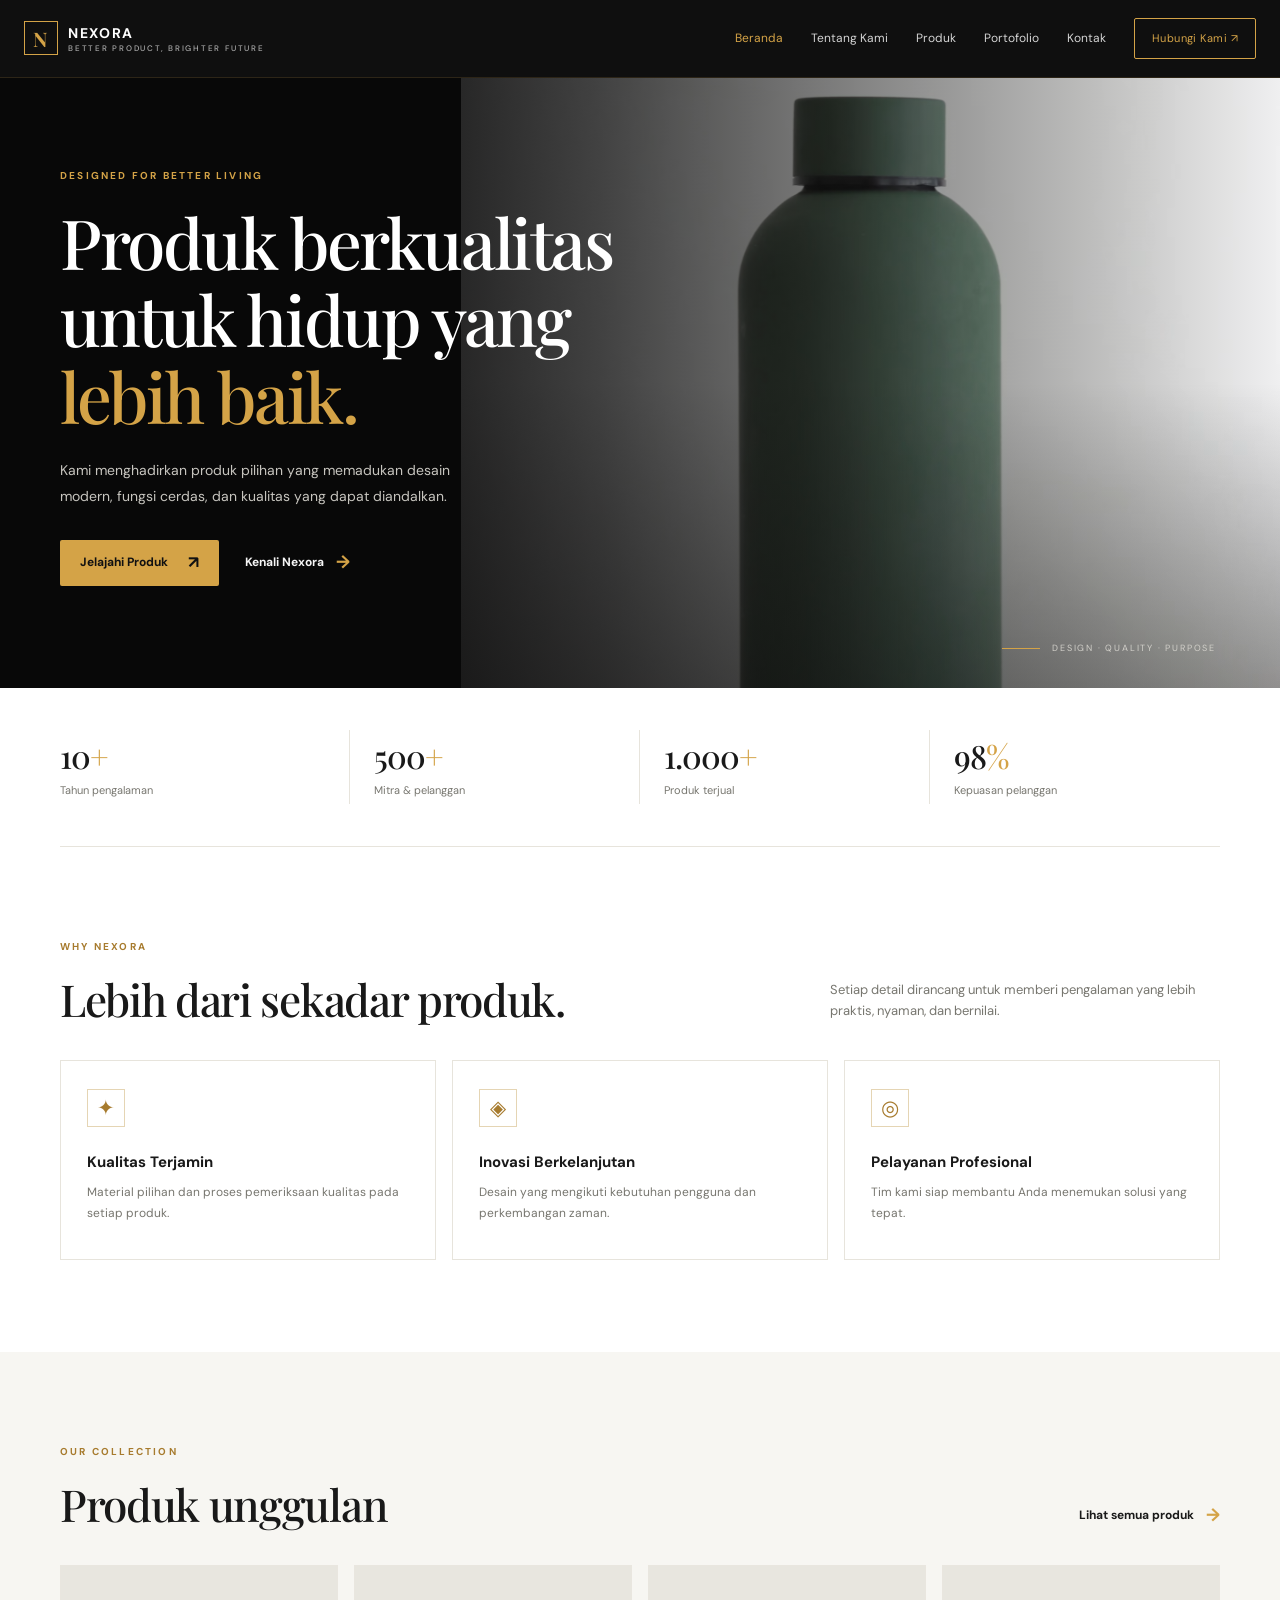
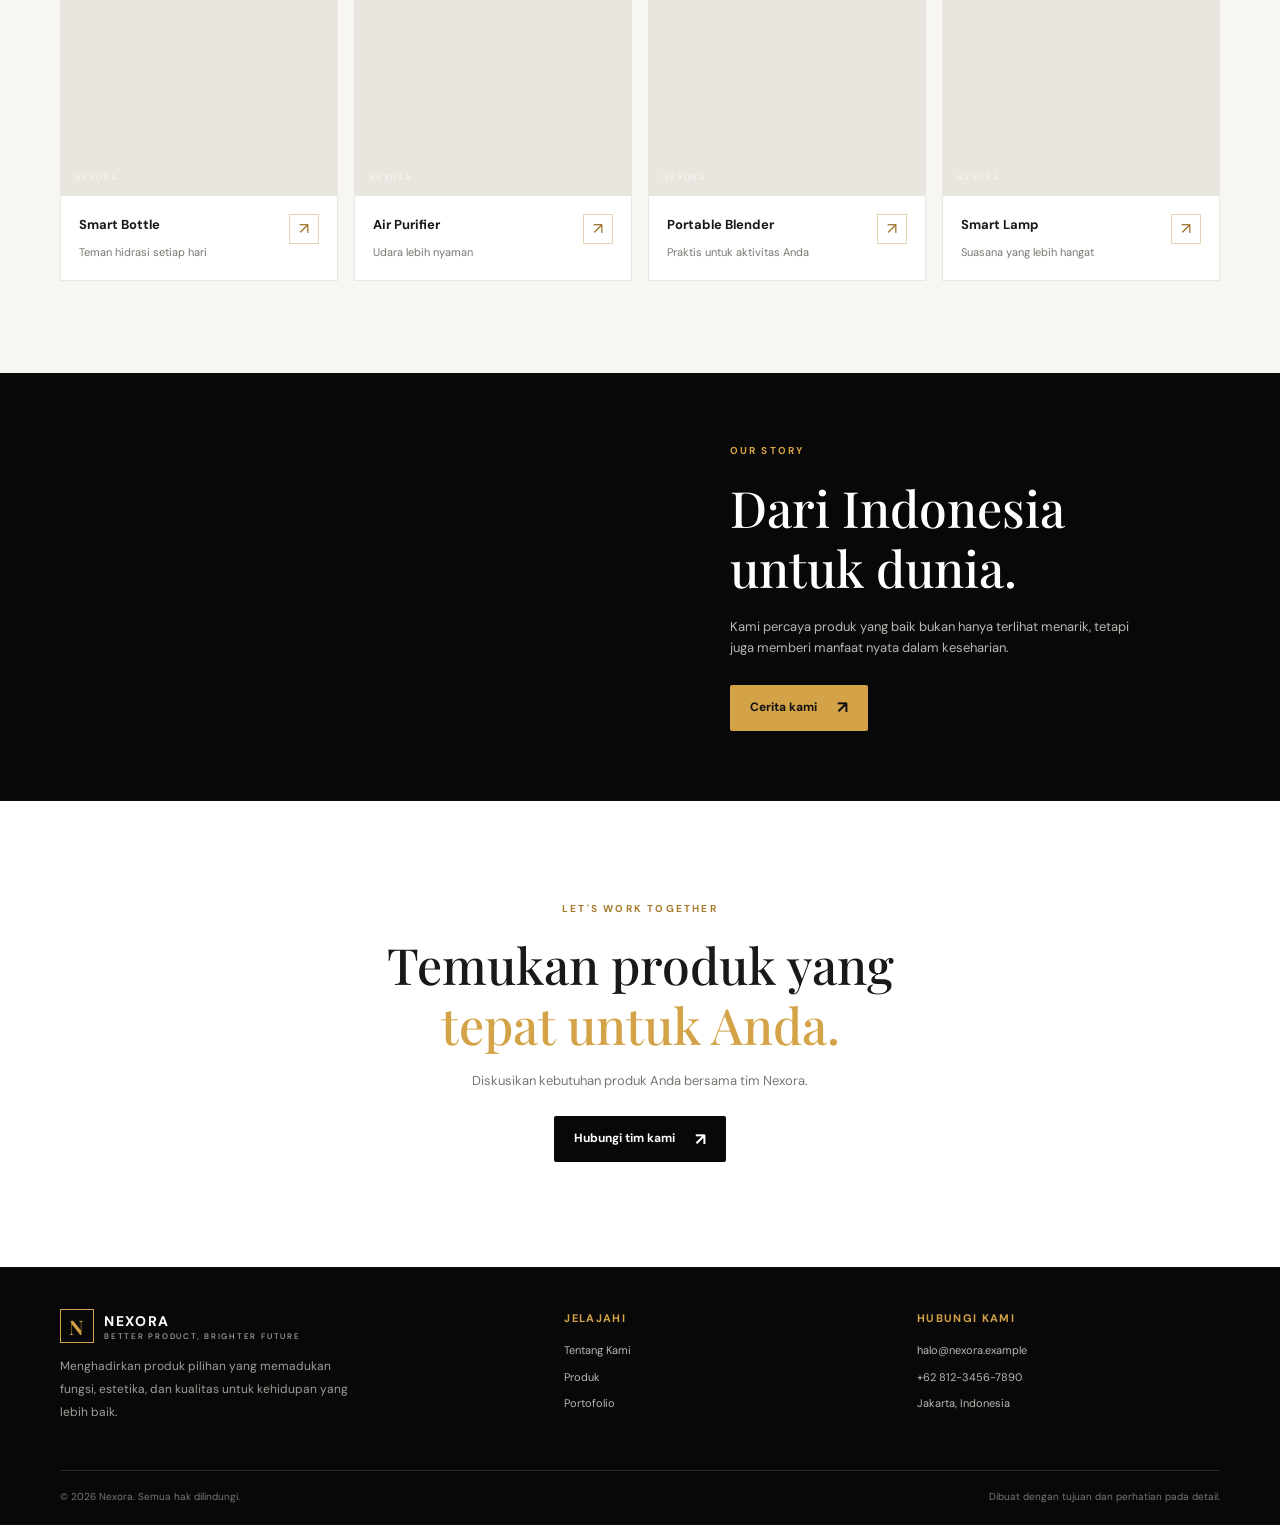
<file: index.html>
<!DOCTYPE html>
<html lang="id">
<head>
  <meta charset="UTF-8">
  <meta name="viewport" content="width=device-width, initial-scale=1.0">
  <meta name="description" content="Nexora menghadirkan produk pilihan dengan desain modern dan kualitas terpercaya.">
  <title>Nexora — Better Product, Brighter Future</title>
  <link rel="preconnect" href="https://fonts.googleapis.com">
  <link rel="preconnect" href="https://fonts.gstatic.com" crossorigin>
  <link href="https://fonts.googleapis.com/css2?family=DM+Sans:wght@400;500;600;700&family=Playfair+Display:wght@500;600;700&display=swap" rel="stylesheet">
  <link rel="stylesheet" href="assets/css/style.css">
  <script src="assets/js/main.js" defer></script>
</head>
<body>
  <div id="site-header"></div>
  <main>
    <section class="hero">
      <div class="hero-content">
        <p class="eyebrow">DESIGNED FOR BETTER LIVING</p>
        <h1>Produk berkualitas<br>untuk hidup yang<br><span>lebih baik.</span></h1>
        <p class="hero-copy">Kami menghadirkan produk pilihan yang memadukan desain modern, fungsi cerdas, dan kualitas yang dapat diandalkan.</p>
        <div class="button-row">
          <a class="btn btn-gold" href="produk.html">Jelajahi Produk <span>↗</span></a>
          <a class="text-link light-link" href="tentang.html">Kenali Nexora <span>→</span></a>
        </div>
      </div>
      <div class="hero-image" role="img" aria-label="Produk premium di atas meja dengan pencahayaan hangat"></div>
      <div class="hero-shade"></div>
      <div class="hero-caption"><span class="caption-line"></span><span>DESIGN · QUALITY · PURPOSE</span></div>
    </section>

    <section class="stats container">
      <div class="stat"><strong>10<span>+</span></strong><p>Tahun pengalaman</p></div>
      <div class="stat"><strong>500<span>+</span></strong><p>Mitra & pelanggan</p></div>
      <div class="stat"><strong>1.000<span>+</span></strong><p>Produk terjual</p></div>
      <div class="stat"><strong>98<span>%</span></strong><p>Kepuasan pelanggan</p></div>
    </section>

    <section class="section container">
      <div class="section-heading">
        <div><p class="eyebrow dark-eyebrow">WHY NEXORA</p><h2>Lebih dari sekadar produk.</h2></div>
        <p class="section-intro">Setiap detail dirancang untuk memberi pengalaman yang lebih praktis, nyaman, dan bernilai.</p>
      </div>
      <div class="feature-grid">
        <article class="feature-card"><span class="feature-icon">✦</span><h3>Kualitas Terjamin</h3><p>Material pilihan dan proses pemeriksaan kualitas pada setiap produk.</p></article>
        <article class="feature-card"><span class="feature-icon">◈</span><h3>Inovasi Berkelanjutan</h3><p>Desain yang mengikuti kebutuhan pengguna dan perkembangan zaman.</p></article>
        <article class="feature-card"><span class="feature-icon">◎</span><h3>Pelayanan Profesional</h3><p>Tim kami siap membantu Anda menemukan solusi yang tepat.</p></article>
      </div>
    </section>

    <section class="section product-section">
      <div class="container">
        <div class="section-heading">
          <div><p class="eyebrow dark-eyebrow">OUR COLLECTION</p><h2>Produk unggulan</h2></div>
          <a class="text-link" href="produk.html">Lihat semua produk <span>→</span></a>
        </div>
        <div class="product-grid">
          <article class="product-card"><a href="produk.html" class="product-photo photo-bottle" aria-label="Lihat Smart Bottle"></a><div class="product-info"><div><h3>Smart Bottle</h3><p>Teman hidrasi setiap hari</p></div><span class="product-arrow">↗</span></div></article>
          <article class="product-card"><a href="produk.html" class="product-photo photo-purifier" aria-label="Lihat Air Purifier"></a><div class="product-info"><div><h3>Air Purifier</h3><p>Udara lebih nyaman</p></div><span class="product-arrow">↗</span></div></article>
          <article class="product-card"><a href="produk.html" class="product-photo photo-blender" aria-label="Lihat Portable Blender"></a><div class="product-info"><div><h3>Portable Blender</h3><p>Praktis untuk aktivitas Anda</p></div><span class="product-arrow">↗</span></div></article>
          <article class="product-card"><a href="produk.html" class="product-photo photo-lamp" aria-label="Lihat Smart Lamp"></a><div class="product-info"><div><h3>Smart Lamp</h3><p>Suasana yang lebih hangat</p></div><span class="product-arrow">↗</span></div></article>
        </div>
      </div>
    </section>

    <section class="story-band">
      <div class="story-image"></div><div class="story-content"><p class="eyebrow">OUR STORY</p><h2>Dari Indonesia<br>untuk dunia.</h2><p>Kami percaya produk yang baik bukan hanya terlihat menarik, tetapi juga memberi manfaat nyata dalam keseharian.</p><a class="btn btn-gold" href="tentang.html">Cerita kami <span>↗</span></a></div>
    </section>

    <section class="cta-section container"><p class="eyebrow dark-eyebrow">LET'S WORK TOGETHER</p><h2>Temukan produk yang<br><span>tepat untuk Anda.</span></h2><p>Diskusikan kebutuhan produk Anda bersama tim Nexora.</p><a class="btn btn-dark" href="kontak.html">Hubungi tim kami <span>↗</span></a></section>
  </main>
  <div id="site-footer"></div>
</body>
</html>
</file>
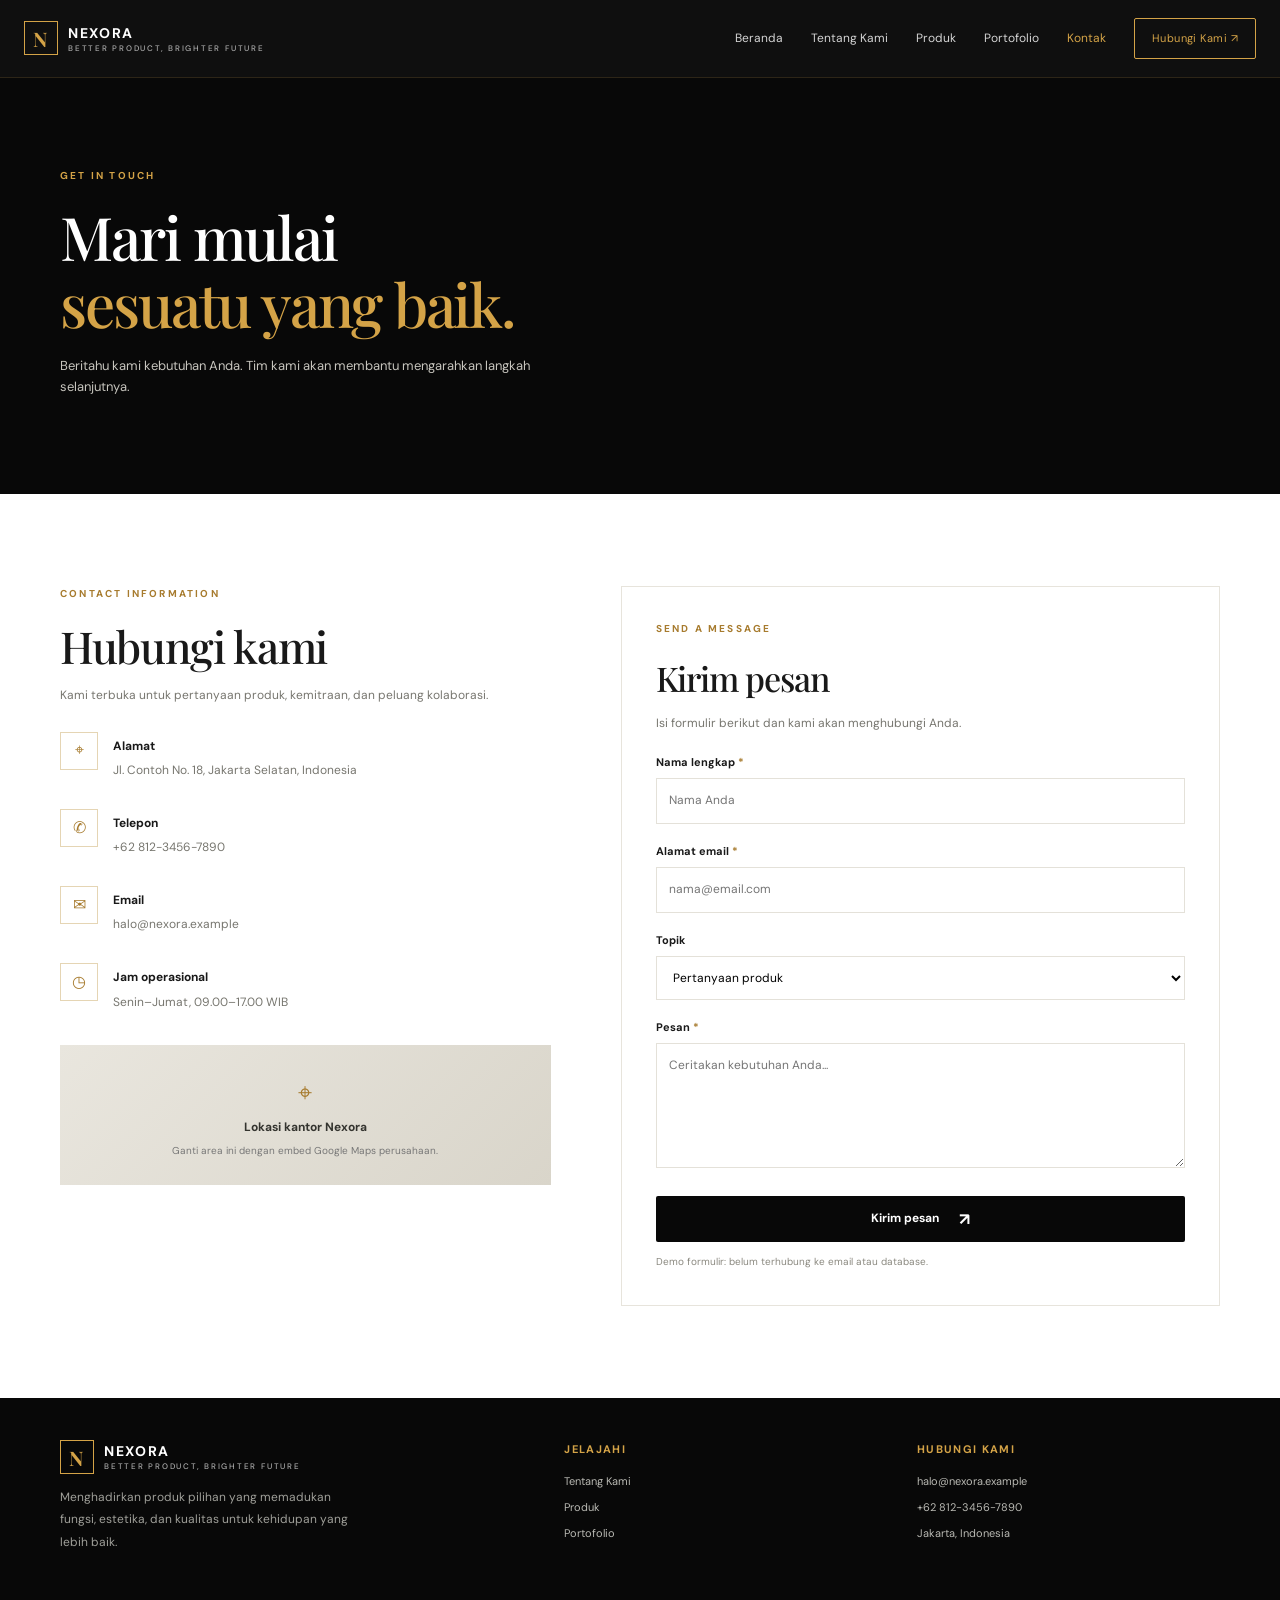
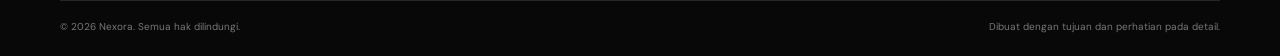
<file: kontak.html>
<!doctype html>
<html lang="id">
  <head>
    <meta charset="UTF-8" />
    <meta name="viewport" content="width=device-width, initial-scale=1.0" />
    <meta name="description" content="Hubungi tim Nexora untuk pertanyaan dan kerja sama." />
    <title>Kontak — Nexora</title>
    <link rel="preconnect" href="https://fonts.googleapis.com" />
    <link rel="preconnect" href="https://fonts.gstatic.com" crossorigin />
    <link
      href="https://fonts.googleapis.com/css2?family=DM+Sans:wght@400;500;600;700&family=Playfair+Display:wght@500;600;700&display=swap"
      rel="stylesheet"
    />
    <link rel="stylesheet" href="assets/css/style.css" />
    <script src="assets/js/main.js" defer></script>
  </head>
  <body>
    <div id="site-header"></div>
    <main>
      <section class="page-hero contact-hero">
        <div class="container">
          <p class="eyebrow">GET IN TOUCH</p>
          <h1>Mari mulai<br /><span>sesuatu yang baik.</span></h1>
          <p>Beritahu kami kebutuhan Anda. Tim kami akan membantu mengarahkan langkah selanjutnya.</p>
        </div>
      </section>
      <section class="section container contact-layout">
        <div class="contact-details">
          <p class="eyebrow dark-eyebrow">CONTACT INFORMATION</p>
          <h2>Hubungi kami</h2>
          <p class="muted">Kami terbuka untuk pertanyaan produk, kemitraan, dan peluang kolaborasi.</p>
          <div class="contact-item">
            <span class="contact-symbol">⌖</span>
            <div>
              <b>Alamat</b>
              <p>Jl. Contoh No. 18, Jakarta Selatan, Indonesia</p>
            </div>
          </div>
          <div class="contact-item">
            <span class="contact-symbol">✆</span>
            <div>
              <b>Telepon</b>
              <p>+62 812-3456-7890</p>
            </div>
          </div>
          <div class="contact-item">
            <span class="contact-symbol">✉</span>
            <div>
              <b>Email</b>
              <p>halo@nexora.example</p>
            </div>
          </div>
          <div class="contact-item">
            <span class="contact-symbol">◷</span>
            <div>
              <b>Jam operasional</b>
              <p>Senin–Jumat, 09.00–17.00 WIB</p>
            </div>
          </div>
          <div class="map-placeholder">
            <span>⌖</span><b>Lokasi kantor Nexora</b><small>Ganti area ini dengan embed Google Maps perusahaan.</small>
          </div>
        </div>
        <form class="contact-form" id="contact-form">
          <p class="eyebrow dark-eyebrow">SEND A MESSAGE</p>
          <h2>Kirim pesan</h2>
          <p class="muted">Isi formulir berikut dan kami akan menghubungi Anda.</p>
          <label for="name">Nama lengkap <span>*</span></label
          ><input id="name" name="name" required placeholder="Nama Anda" /><label for="email"
            >Alamat email <span>*</span></label
          ><input id="email" name="email" type="email" required placeholder="nama@email.com" /><label for="subject"
            >Topik</label
          ><select id="subject" name="subject">
            <option>Pertanyaan produk</option>
            <option>Kerja sama bisnis</option>
            <option>Layanan pelanggan</option>
            <option>Lainnya</option></select
          ><label for="message">Pesan <span>*</span></label
          ><textarea id="message" name="message" rows="5" required placeholder="Ceritakan kebutuhan Anda..."></textarea
          ><button class="btn btn-dark form-submit" type="submit">Kirim pesan <span>↗</span></button>
          <p class="form-note" id="form-note" role="status">Demo formulir: belum terhubung ke email atau database.</p>
        </form>
      </section>
    </main>
    <div id="site-footer"></div>
  </body>
</html>
</file>
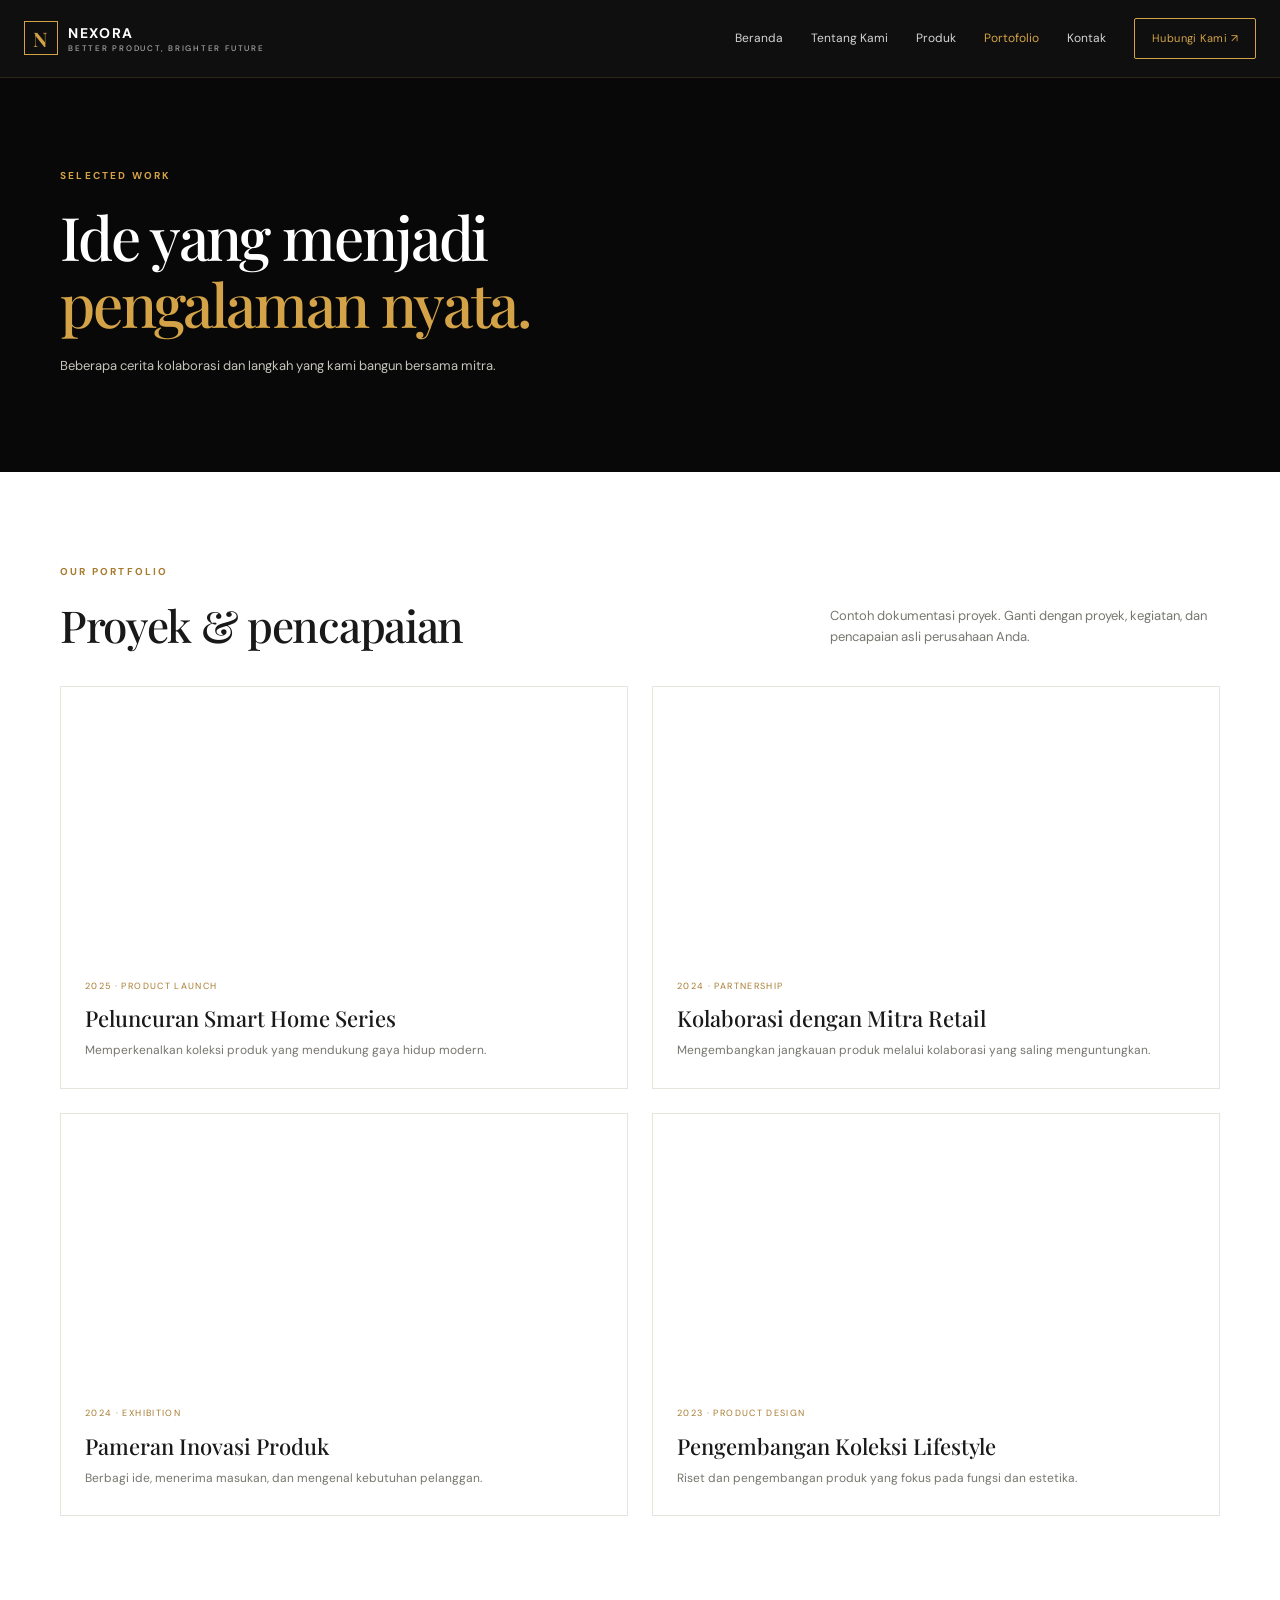
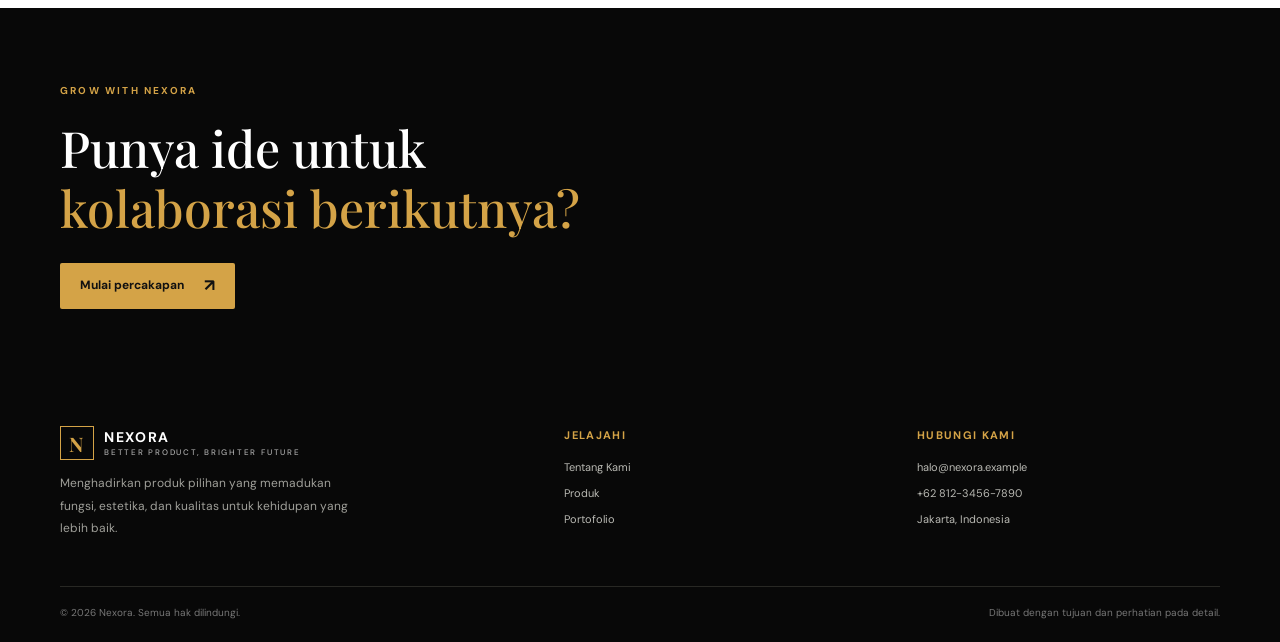
<file: portofolio.html>
<!doctype html>
<html lang="id">
  <head>
    <meta charset="UTF-8" />
    <meta name="viewport" content="width=device-width, initial-scale=1.0" />
    <meta name="description" content="Portofolio, kolaborasi, dan pencapaian Nexora." />
    <title>Portofolio — Nexora</title>
    <link rel="preconnect" href="https://fonts.googleapis.com" />
    <link rel="preconnect" href="https://fonts.gstatic.com" crossorigin />
    <link
      href="https://fonts.googleapis.com/css2?family=DM+Sans:wght@400;500;600;700&family=Playfair+Display:wght@500;600;700&display=swap"
      rel="stylesheet"
    />
    <link rel="stylesheet" href="assets/css/style.css" />
    <script src="assets/js/main.js" defer></script>
  </head>
  <body>
    <div id="site-header"></div>
    <main>
      <section class="page-hero portfolio-hero">
        <div class="container">
          <p class="eyebrow">SELECTED WORK</p>
          <h1>Ide yang menjadi<br /><span>pengalaman nyata.</span></h1>
          <p>Beberapa cerita kolaborasi dan langkah yang kami bangun bersama mitra.</p>
        </div>
      </section>
      <section class="section container">
        <div class="section-heading">
          <div>
            <p class="eyebrow dark-eyebrow">OUR PORTFOLIO</p>
            <h2>Proyek & pencapaian</h2>
          </div>
          <p class="section-intro">
            Contoh dokumentasi proyek. Ganti dengan proyek, kegiatan, dan pencapaian asli perusahaan Anda.
          </p>
        </div>
        <div class="portfolio-grid">
          <article class="portfolio-card">
            <div class="portfolio-image portfolio-one"></div>
            <div class="portfolio-meta">
              <span>2025 · PRODUCT LAUNCH</span>
              <h3>Peluncuran Smart Home Series</h3>
              <p>Memperkenalkan koleksi produk yang mendukung gaya hidup modern.</p>
            </div>
          </article>
          <article class="portfolio-card">
            <div class="portfolio-image portfolio-two"></div>
            <div class="portfolio-meta">
              <span>2024 · PARTNERSHIP</span>
              <h3>Kolaborasi dengan Mitra Retail</h3>
              <p>Mengembangkan jangkauan produk melalui kolaborasi yang saling menguntungkan.</p>
            </div>
          </article>
          <article class="portfolio-card">
            <div class="portfolio-image portfolio-three"></div>
            <div class="portfolio-meta">
              <span>2024 · EXHIBITION</span>
              <h3>Pameran Inovasi Produk</h3>
              <p>Berbagi ide, menerima masukan, dan mengenal kebutuhan pelanggan.</p>
            </div>
          </article>
          <article class="portfolio-card">
            <div class="portfolio-image portfolio-four"></div>
            <div class="portfolio-meta">
              <span>2023 · PRODUCT DESIGN</span>
              <h3>Pengembangan Koleksi Lifestyle</h3>
              <p>Riset dan pengembangan produk yang fokus pada fungsi dan estetika.</p>
            </div>
          </article>
        </div>
      </section>
      <section class="dark-cta">
        <div class="container">
          <p class="eyebrow">GROW WITH NEXORA</p>
          <h2>Punya ide untuk<br /><span>kolaborasi berikutnya?</span></h2>
          <a class="btn btn-gold" href="kontak.html">Mulai percakapan <span>↗</span></a>
        </div>
      </section>
    </main>
    <div id="site-footer"></div>
  </body>
</html>
</file>
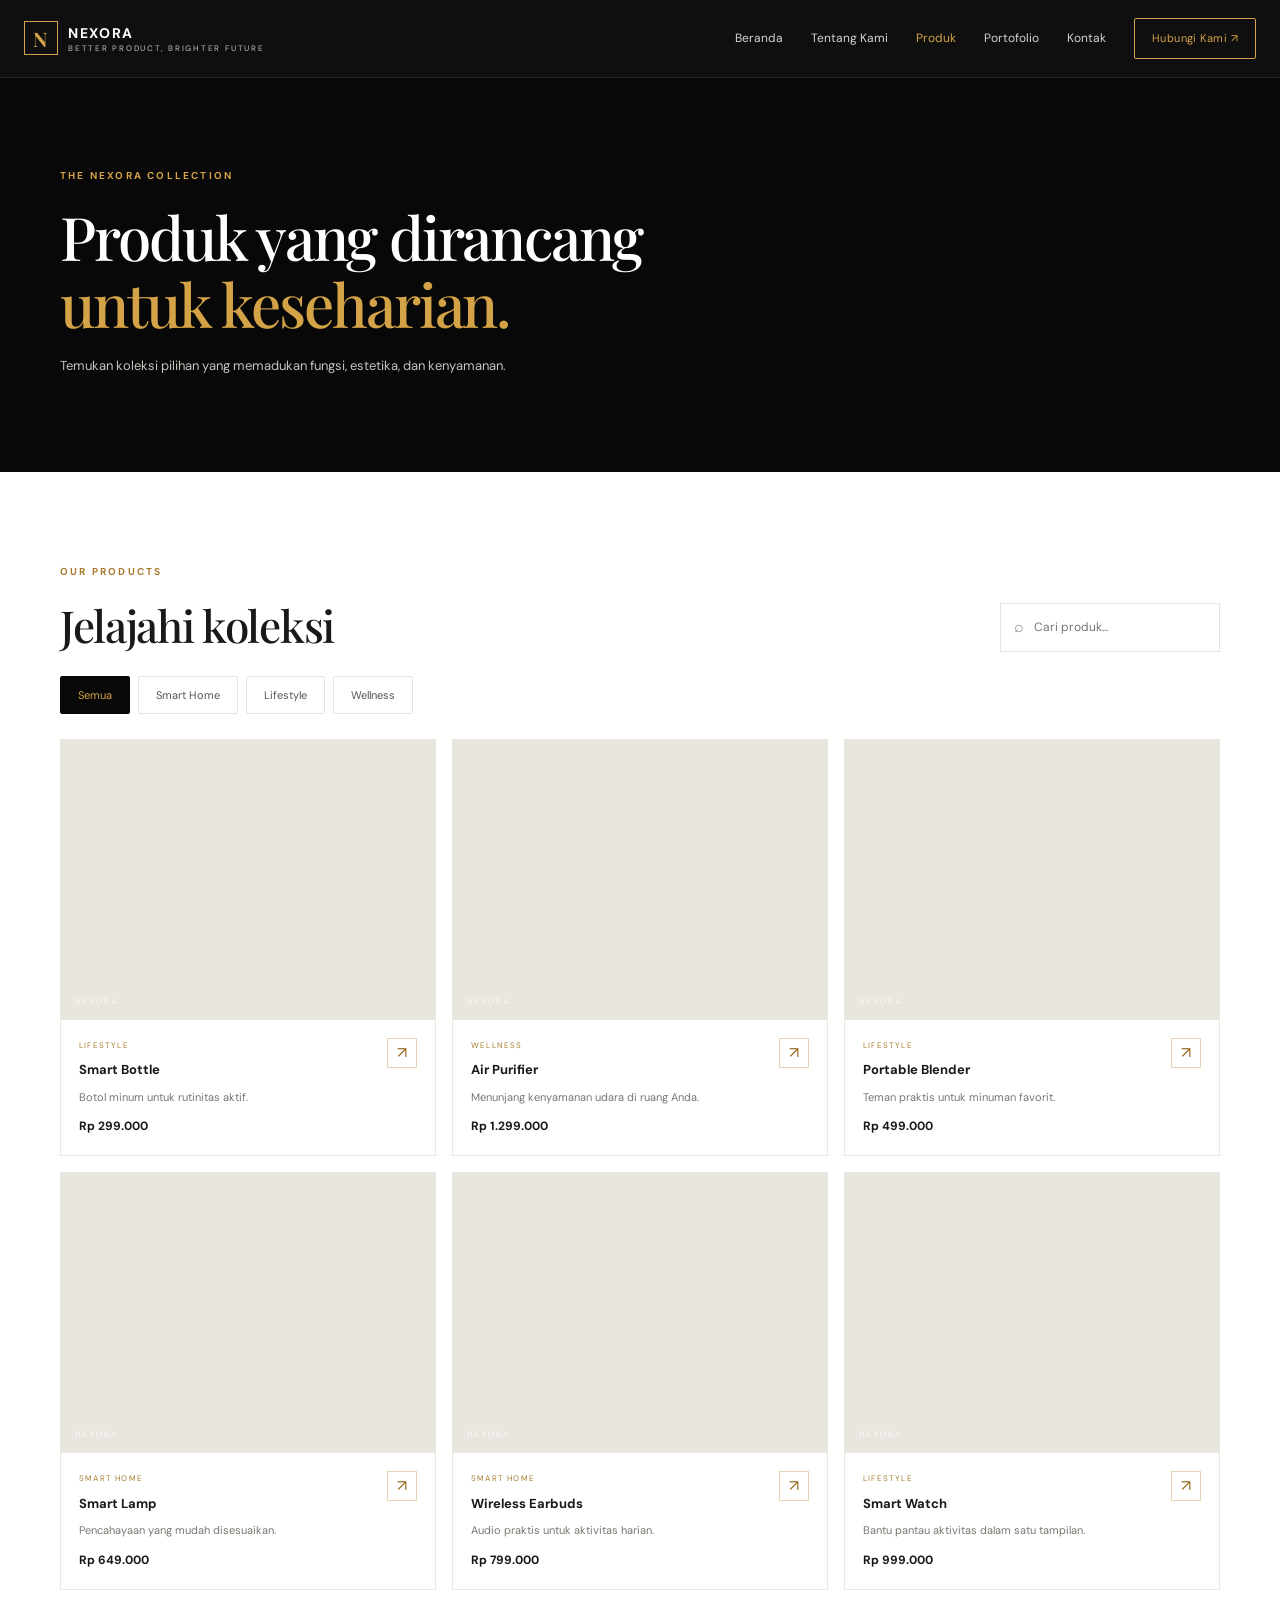
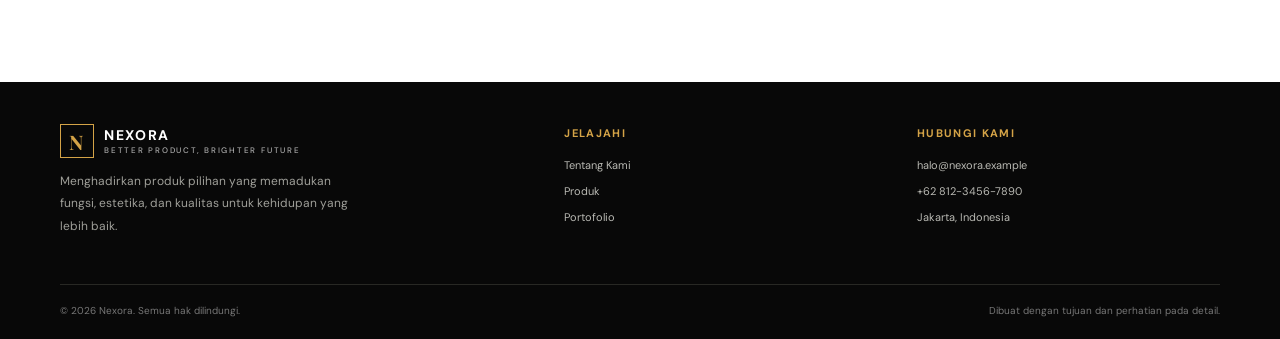
<file: produk.html>
<!doctype html>
<html lang="id">
  <head>
    <meta charset="UTF-8" />
    <meta name="viewport" content="width=device-width, initial-scale=1.0" />
    <meta name="description" content="Jelajahi koleksi produk Nexora." />
    <title>Produk — Nexora</title>
    <link rel="preconnect" href="https://fonts.googleapis.com" />
    <link rel="preconnect" href="https://fonts.gstatic.com" crossorigin />
    <link
      href="https://fonts.googleapis.com/css2?family=DM+Sans:wght@400;500;600;700&family=Playfair+Display:wght@500;600;700&display=swap"
      rel="stylesheet"
    />
    <link rel="stylesheet" href="assets/css/style.css" />
    <script src="assets/js/main.js" defer></script>
  </head>
  <body>
    <div id="site-header"></div>
    <main>
      <section class="page-hero product-hero">
        <div class="container">
          <p class="eyebrow">THE NEXORA COLLECTION</p>
          <h1>Produk yang dirancang<br /><span>untuk keseharian.</span></h1>
          <p>Temukan koleksi pilihan yang memadukan fungsi, estetika, dan kenyamanan.</p>
        </div>
      </section>
      <section class="section container">
        <div class="catalog-top">
          <div>
            <p class="eyebrow dark-eyebrow">OUR PRODUCTS</p>
            <h2>Jelajahi koleksi</h2>
          </div>
          <label class="search-box"
            ><span>⌕</span
            ><input id="product-search" type="search" placeholder="Cari produk..." aria-label="Cari produk"
          /></label>
        </div>
        <div class="filter-row" role="group" aria-label="Filter produk">
          <button class="filter-btn active" data-filter="all">Semua</button
          ><button class="filter-btn" data-filter="home">Smart Home</button
          ><button class="filter-btn" data-filter="lifestyle">Lifestyle</button
          ><button class="filter-btn" data-filter="wellness">Wellness</button>
        </div>
        <div class="product-grid catalog-grid" id="catalog">
          <article class="product-card catalog-card" data-category="lifestyle" data-name="smart bottle">
            <div class="product-photo photo-bottle"></div>
            <div class="product-info">
              <div>
                <p class="product-tag">LIFESTYLE</p>
                <h3>Smart Bottle</h3>
                <p>Botol minum untuk rutinitas aktif.</p>
                <strong>Rp 299.000</strong>
              </div>
              <button class="round-arrow" aria-label="Detail Smart Bottle" data-product="Smart Bottle">↗</button>
            </div>
          </article>
          <article class="product-card catalog-card" data-category="wellness" data-name="air purifier">
            <div class="product-photo photo-purifier"></div>
            <div class="product-info">
              <div>
                <p class="product-tag">WELLNESS</p>
                <h3>Air Purifier</h3>
                <p>Menunjang kenyamanan udara di ruang Anda.</p>
                <strong>Rp 1.299.000</strong>
              </div>
              <button class="round-arrow" aria-label="Detail Air Purifier" data-product="Air Purifier">↗</button>
            </div>
          </article>
          <article class="product-card catalog-card" data-category="lifestyle" data-name="portable blender">
            <div class="product-photo photo-blender"></div>
            <div class="product-info">
              <div>
                <p class="product-tag">LIFESTYLE</p>
                <h3>Portable Blender</h3>
                <p>Teman praktis untuk minuman favorit.</p>
                <strong>Rp 499.000</strong>
              </div>
              <button class="round-arrow" aria-label="Detail Portable Blender" data-product="Portable Blender">
                ↗
              </button>
            </div>
          </article>
          <article class="product-card catalog-card" data-category="home" data-name="smart lamp">
            <div class="product-photo photo-lamp"></div>
            <div class="product-info">
              <div>
                <p class="product-tag">SMART HOME</p>
                <h3>Smart Lamp</h3>
                <p>Pencahayaan yang mudah disesuaikan.</p>
                <strong>Rp 649.000</strong>
              </div>
              <button class="round-arrow" aria-label="Detail Smart Lamp" data-product="Smart Lamp">↗</button>
            </div>
          </article>
          <article class="product-card catalog-card" data-category="home" data-name="wireless earbuds">
            <div class="product-photo photo-earbuds"></div>
            <div class="product-info">
              <div>
                <p class="product-tag">SMART HOME</p>
                <h3>Wireless Earbuds</h3>
                <p>Audio praktis untuk aktivitas harian.</p>
                <strong>Rp 799.000</strong>
              </div>
              <button class="round-arrow" aria-label="Detail Wireless Earbuds" data-product="Wireless Earbuds">
                ↗
              </button>
            </div>
          </article>
          <article class="product-card catalog-card" data-category="lifestyle" data-name="smart watch">
            <div class="product-photo photo-watch"></div>
            <div class="product-info">
              <div>
                <p class="product-tag">LIFESTYLE</p>
                <h3>Smart Watch</h3>
                <p>Bantu pantau aktivitas dalam satu tampilan.</p>
                <strong>Rp 999.000</strong>
              </div>
              <button class="round-arrow" aria-label="Detail Smart Watch" data-product="Smart Watch">↗</button>
            </div>
          </article>
        </div>
        <p class="empty-state" id="empty-state" hidden>Produk tidak ditemukan. Coba kata kunci lain.</p>
      </section>
      <div class="modal" id="product-modal" aria-hidden="true">
        <div class="modal-backdrop" data-close-modal></div>
        <section class="modal-panel" role="dialog" aria-modal="true" aria-labelledby="modal-title">
          <button class="modal-close" data-close-modal aria-label="Tutup">×</button>
          <p class="eyebrow dark-eyebrow">DETAIL PRODUK</p>
          <h2 id="modal-title">Nama Produk</h2>
          <p id="modal-copy">Informasi produk.</p>
          <a class="btn btn-dark" href="kontak.html">Tanyakan produk <span>↗</span></a>
        </section>
      </div>
    </main>
    <div id="site-footer"></div>
  </body>
</html>
</file>
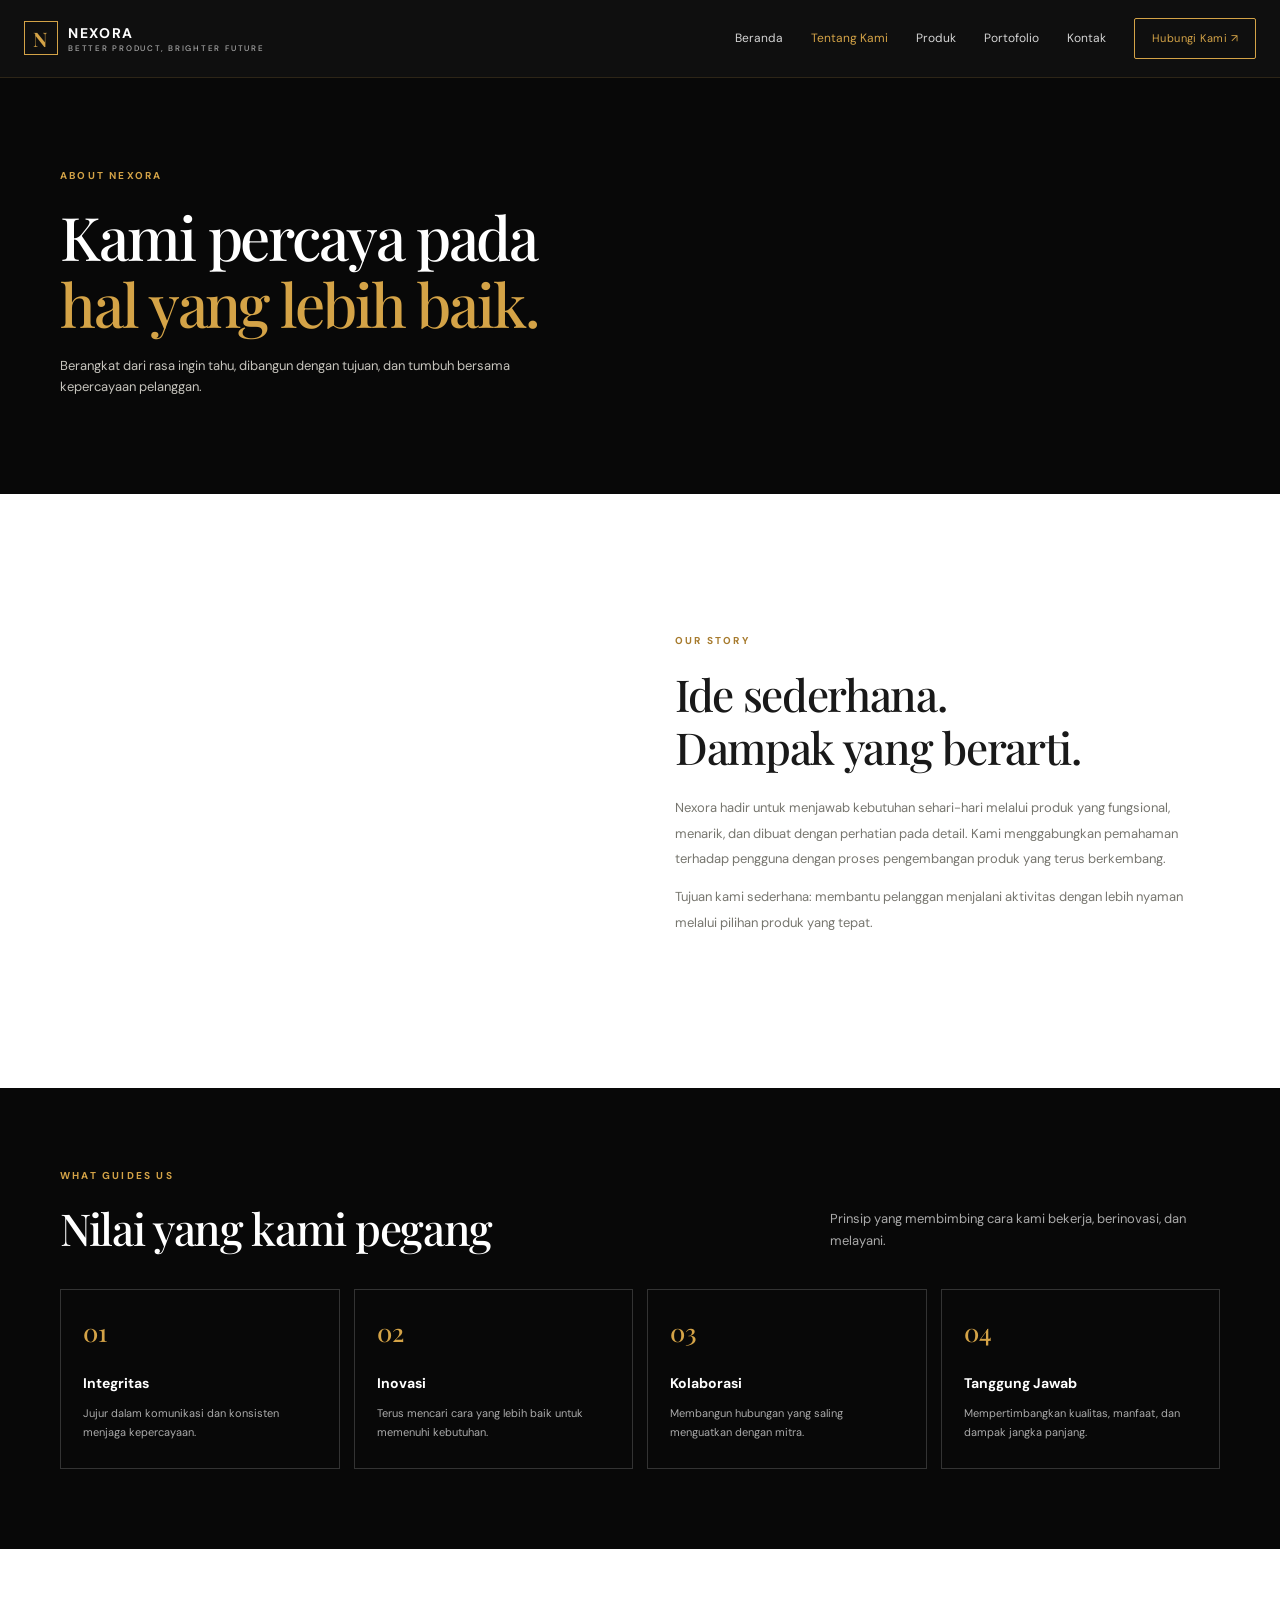
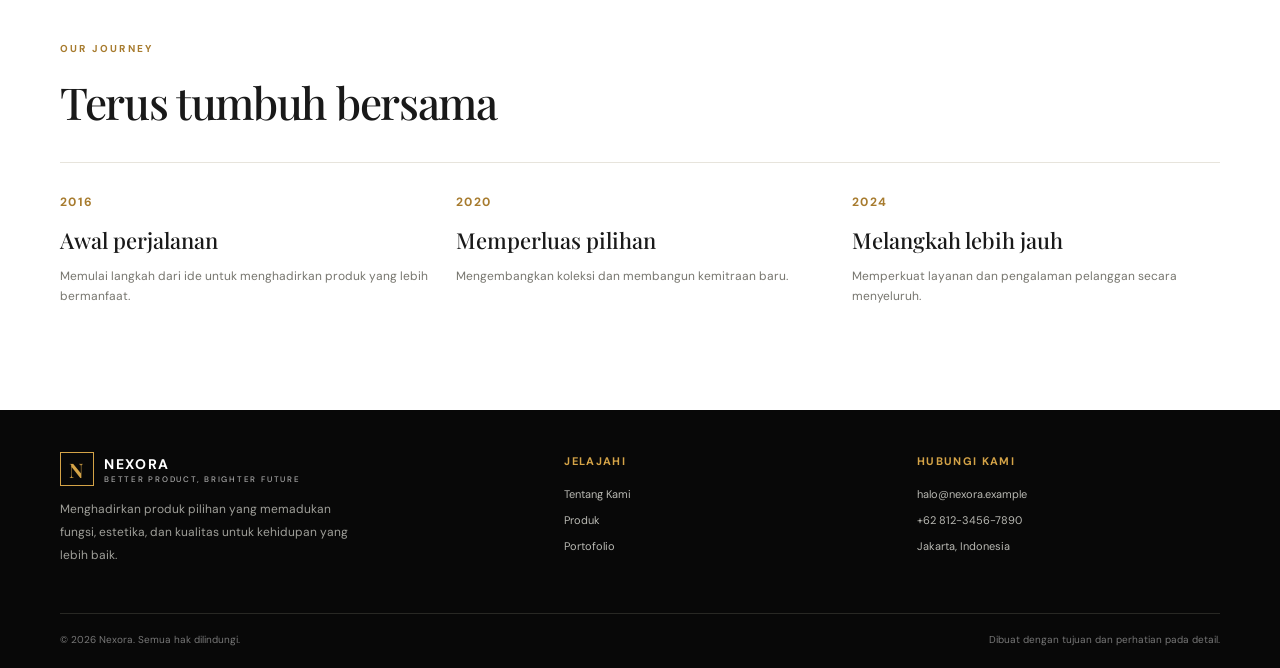
<file: tentang.html>
<!doctype html>
<html lang="id">
  <head>
    <meta charset="UTF-8" />
    <meta name="viewport" content="width=device-width, initial-scale=1.0" />
    <meta name="description" content="Kenali cerita, visi, dan nilai Nexora." />
    <title>Tentang Kami — Nexora</title>
    <link rel="preconnect" href="https://fonts.googleapis.com" />
    <link rel="preconnect" href="https://fonts.gstatic.com" crossorigin />
    <link
      href="https://fonts.googleapis.com/css2?family=DM+Sans:wght@400;500;600;700&family=Playfair+Display:wght@500;600;700&display=swap"
      rel="stylesheet"
    />
    <link rel="stylesheet" href="assets/css/style.css" />
    <script src="assets/js/main.js" defer></script>
  </head>
  <body>
    <div id="site-header"></div>
    <main>
      <section class="page-hero about-hero">
        <div class="container">
          <p class="eyebrow">ABOUT NEXORA</p>
          <h1>Kami percaya pada<br /><span>hal yang lebih baik.</span></h1>
          <p>Berangkat dari rasa ingin tahu, dibangun dengan tujuan, dan tumbuh bersama kepercayaan pelanggan.</p>
        </div>
      </section>
      <section class="section container about-intro">
        <div class="about-photo"></div>
        <div class="about-copy">
          <p class="eyebrow dark-eyebrow">OUR STORY</p>
          <h2>Ide sederhana.<br />Dampak yang berarti.</h2>
          <p>
            Nexora hadir untuk menjawab kebutuhan sehari-hari melalui produk yang fungsional, menarik, dan dibuat dengan
            perhatian pada detail. Kami menggabungkan pemahaman terhadap pengguna dengan proses pengembangan produk yang
            terus berkembang.
          </p>
          <p>
            Tujuan kami sederhana: membantu pelanggan menjalani aktivitas dengan lebih nyaman melalui pilihan produk
            yang tepat.
          </p>
        </div>
      </section>
      <section class="values-section">
        <div class="container">
          <div class="section-heading">
            <div>
              <p class="eyebrow">WHAT GUIDES US</p>
              <h2>Nilai yang kami pegang</h2>
            </div>
            <p class="section-intro">Prinsip yang membimbing cara kami bekerja, berinovasi, dan melayani.</p>
          </div>
          <div class="value-grid">
            <article>
              <span>01</span>
              <h3>Integritas</h3>
              <p>Jujur dalam komunikasi dan konsisten menjaga kepercayaan.</p>
            </article>
            <article>
              <span>02</span>
              <h3>Inovasi</h3>
              <p>Terus mencari cara yang lebih baik untuk memenuhi kebutuhan.</p>
            </article>
            <article>
              <span>03</span>
              <h3>Kolaborasi</h3>
              <p>Membangun hubungan yang saling menguatkan dengan mitra.</p>
            </article>
            <article>
              <span>04</span>
              <h3>Tanggung Jawab</h3>
              <p>Mempertimbangkan kualitas, manfaat, dan dampak jangka panjang.</p>
            </article>
          </div>
        </div>
      </section>
      <section class="section container">
        <div class="section-heading">
          <div>
            <p class="eyebrow dark-eyebrow">OUR JOURNEY</p>
            <h2>Terus tumbuh bersama</h2>
          </div>
        </div>
        <div class="timeline">
          <div>
            <b>2016</b>
            <h3>Awal perjalanan</h3>
            <p>Memulai langkah dari ide untuk menghadirkan produk yang lebih bermanfaat.</p>
          </div>
          <div>
            <b>2020</b>
            <h3>Memperluas pilihan</h3>
            <p>Mengembangkan koleksi dan membangun kemitraan baru.</p>
          </div>
          <div>
            <b>2024</b>
            <h3>Melangkah lebih jauh</h3>
            <p>Memperkuat layanan dan pengalaman pelanggan secara menyeluruh.</p>
          </div>
        </div>
      </section>
    </main>
    <div id="site-footer"></div>
  </body>
</html>
</file>
<file: assets/css/style.css>
/* NEXORA — Modern premium company profile
   Warna utama: hitam, putih hangat, dan emas. */
:root {
  --black: #080808;
  --surface: #151515;
  --gold: #d4a347;
  --gold-light: #f1d18b;
  --cream: #f7f6f2;
  --white: #fff;
  --text: #191919;
  --muted: #77766f;
  --line: #e7e4dc;
  --font-body: "DM Sans", sans-serif;
  --font-display: "Playfair Display", serif;
  --container: 1160px;
}
* {
  box-sizing: border-box;
}
html {
  scroll-behavior: smooth;
}
body {
  padding-top: 78px;
  margin: 0;
  font-family: var(--font-body);
  color: var(--text);
  background: var(--white);
  line-height: 1.65;
}
body.menu-open {
  overflow: hidden;
}
a {
  color: inherit;
  text-decoration: none;
}
button,
input,
select,
textarea {
  font: inherit;
}
button,
a {
  -webkit-tap-highlight-color: transparent;
}
button {
  cursor: pointer;
}
.container {
  width: min(var(--container), calc(100% - 48px));
  margin-inline: auto;
}
.site-header {
  height: 78px;
  background: rgba(8, 8, 8, 0.97);
  color: white;
  display: flex;
  align-items: center;
  position: fixed;
  top: 0;
  left: 0;
  width: 100%;
  z-index: 1000;
  border-bottom: 1px solid rgba(212, 163, 71, 0.15);
  backdrop-filter: blur(12px);
}
.nav-wrap {
  width: min(1280px, calc(100% - 48px));
  margin: auto;
  display: flex;
  align-items: center;
  justify-content: space-between;
  gap: 32px;
}
.brand {
  display: flex;
  align-items: center;
  gap: 10px;
  font-size: 14px;
  font-weight: 700;
  letter-spacing: 0.12em;
}
.brand-mark {
  width: 34px;
  height: 34px;
  display: grid;
  place-items: center;
  color: var(--gold);
  border: 1px solid var(--gold);
  font-family: var(--font-display);
  font-size: 20px;
}
.brand small {
  display: block;
  font-size: 8px;
  letter-spacing: 0.22em;
  color: #aaa;
  font-weight: 500;
  margin-top: -3px;
}
.nav-links {
  display: flex;
  align-items: center;
  gap: 28px;
  font-size: 12px;
  color: #d4d4d4;
}
.nav-links a {
  transition: color 0.2s;
}
.nav-links a:hover,
.nav-links a.active {
  color: var(--gold);
}
.nav-cta {
  border: 1px solid var(--gold);
  padding: 10px 17px;
  border-radius: 2px;
  color: var(--gold);
  font-size: 11px;
  letter-spacing: 0.04em;
}
.menu-toggle {
  display: none;
  background: none;
  border: 1px solid #555;
  color: white;
  width: 40px;
  height: 40px;
  font-size: 20px;
}
.hero {
  min-height: 610px;
  background: var(--black);
  color: white;
  position: relative;
  isolation: isolate;
  display: flex;
  align-items: center;
  overflow: hidden;
}
.hero-image {
  position: absolute;
  inset: 0 0 0 36%;
  z-index: -3;
  background-image: url('../image/botol.avif');
  background-size: cover;
  background-position: center 52%;
  filter: saturate(0.72);
}
.hero-shade {
  position: absolute;
  inset: 0;
  z-index: -2;
  background:
    linear-gradient(90deg, #080808 0%, rgba(8, 8, 8, 0.97) 26%, rgba(8, 8, 8, 0.75) 47%, rgba(8, 8, 8, 0.05) 100%),
    linear-gradient(0deg, rgba(8, 8, 8, 0.4), transparent 50%);
}
.hero-content {
  width: min(1160px, calc(100% - 48px));
  margin: 0 auto;
  padding: 88px 0 100px;
  position: relative;
  z-index: 1;
  max-width: 1160px;
}
.eyebrow {
  font-size: 10px;
  font-weight: 700;
  letter-spacing: 0.22em;
  color: var(--gold);
  margin: 0 0 18px;
}
.dark-eyebrow {
  color: #a77b2e;
}
.hero h1,
.page-hero h1 {
  font: 500 clamp(42px, 5.4vw, 70px)/1.12 var(--font-display);
  letter-spacing: -0.035em;
  margin: 0 0 22px;
  max-width: 700px;
}
.hero h1 span,
.page-hero h1 span,
.cta-section h2 span,
.dark-cta h2 span {
  color: var(--gold);
}
.hero-copy {
  max-width: 445px;
  color: #c7c5bf;
  font-size: 14px;
  line-height: 1.9;
  margin-bottom: 30px;
}
.button-row {
  display: flex;
  align-items: center;
  gap: 26px;
  flex-wrap: wrap;
}
.btn {
  display: inline-flex;
  justify-content: center;
  align-items: center;
  gap: 20px;
  padding: 13px 20px;
  border: 0;
  border-radius: 2px;
  font-size: 12px;
  font-weight: 700;
  transition:
    transform 0.2s,
    background 0.2s;
}
.btn:hover {
  transform: translateY(-2px);
}
.btn span {
  font-size: 17px;
  line-height: 1;
}
.btn-gold {
  background: var(--gold);
  color: #111;
}
.btn-gold:hover {
  background: var(--gold-light);
}
.btn-dark {
  background: var(--black);
  color: white;
}
.btn-dark:hover {
  background: #29251e;
}
.text-link {
  font-size: 12px;
  font-weight: 700;
  display: inline-flex;
  align-items: center;
  gap: 12px;
}
.text-link span {
  font-size: 18px;
  color: var(--gold);
}
.light-link {
  color: #f5f5f5;
}
.hero-caption {
  position: absolute;
  right: 5%;
  bottom: 32px;
  display: flex;
  align-items: center;
  gap: 12px;
  font-size: 9px;
  letter-spacing: 0.2em;
  color: #d2d0ca;
}
.caption-line {
  height: 1px;
  width: 38px;
  background: var(--gold);
}
.stats {
  display: grid;
  grid-template-columns: repeat(4, 1fr);
  padding-top: 42px;
  padding-bottom: 42px;
  border-bottom: 1px solid var(--line);
}
.stat {
  padding: 4px 24px;
  border-right: 1px solid var(--line);
}
.stat:first-child {
  padding-left: 0;
}
.stat:last-child {
  border: 0;
}
.stat strong {
  font: 500 32px var(--font-display);
  letter-spacing: -0.03em;
}
.stat strong span {
  color: var(--gold);
}
.stat p {
  font-size: 11px;
  color: var(--muted);
  margin: 4px 0 0;
}
.section {
  padding-top: 92px;
  padding-bottom: 92px;
}
.section-heading {
  display: flex;
  align-items: end;
  justify-content: space-between;
  gap: 32px;
  margin-bottom: 34px;
}
.section-heading h2,
.about-copy h2,
.catalog-top h2,
.contact-layout h2 {
  font: 500 clamp(30px, 3.5vw, 44px)/1.2 var(--font-display);
  letter-spacing: -0.03em;
  margin: 0;
}
.section-intro {
  max-width: 390px;
  color: var(--muted);
  font-size: 13px;
  margin: 0 0 4px;
}
.feature-grid {
  display: grid;
  grid-template-columns: repeat(3, 1fr);
  gap: 16px;
}
.feature-card {
  border: 1px solid var(--line);
  padding: 28px 26px 30px;
  min-height: 200px;
  transition:
    border-color 0.2s,
    transform 0.2s;
}
.feature-card:hover {
  border-color: var(--gold);
  transform: translateY(-3px);
}
.feature-icon {
  display: grid;
  place-items: center;
  width: 38px;
  height: 38px;
  border: 1px solid #e5d5b4;
  color: #a77b2e;
  font-size: 21px;
  margin-bottom: 23px;
}
.feature-card h3,
.product-info h3,
.portfolio-meta h3 {
  font-size: 15px;
  margin: 0 0 7px;
}
.feature-card p,
.product-info p,
.portfolio-meta p {
  font-size: 12px;
  color: var(--muted);
  margin: 0;
  line-height: 1.8;
}
.product-section {
  background: var(--cream);
}
.product-grid {
  display: grid;
  grid-template-columns: repeat(4, minmax(0, 1fr));
  gap: 16px;
}
.product-card {
  background: white;
  border: 1px solid #e9e6df;
  min-width: 0;
}
.product-photo {
  display: block;
  height: 230px;
  background-color: #e8e6df;
  background-size: cover;
  background-position: center;
  position: relative;
  overflow: hidden;
}
.product-photo:after {
  content: "NEXORA";
  position: absolute;
  bottom: 12px;
  left: 14px;
  font-size: 8px;
  letter-spacing: 0.22em;
  color: rgba(255, 255, 255, 0.8);
}
.photo-bottle {
  background-image: url("https://images.unsplash.com/photo-1602143407151-7111542de6e8?auto=format&fit=crop&w=700&q=80");
}
.photo-purifier {
  background-image: url("https://images.unsplash.com/photo-1556228720-195a672e8a03?auto=format&fit=crop&w=700&q=80");
}
.photo-blender {
  background-image: url("https://images.unsplash.com/photo-1570222094114-d054a817e56b?auto=format&fit=crop&w=700&q=80");
}
.photo-lamp {
  background-image: url("https://images.unsplash.com/photo-1507473885765-e6ed057f782c?auto=format&fit=crop&w=700&q=80");
}
.photo-earbuds {
  background-image: url("https://images.unsplash.com/photo-1606220945770-b5b6c2c55bf1?auto=format&fit=crop&w=700&q=80");
}
.photo-watch {
  background-image: url("https://images.unsplash.com/photo-1523275335684-37898b6baf30?auto=format&fit=crop&w=700&q=80");
}
.product-info {
  padding: 18px;
  display: flex;
  justify-content: space-between;
  align-items: start;
  gap: 8px;
}
.product-info h3 {
  font-size: 13px;
}
.product-info p {
  font-size: 11px;
}
.product-arrow,
.round-arrow {
  flex-shrink: 0;
  width: 30px;
  height: 30px;
  border: 1px solid #e5d5b4;
  display: grid;
  place-items: center;
  color: #9a6d20;
  background: white;
}
.story-band {
  display: grid;
  grid-template-columns: 1fr 1fr;
  min-height: 420px;
  background: var(--black);
  color: white;
}
.story-image {
  background: url("https://images.unsplash.com/photo-1486406146926-c627a92ad1ab?auto=format&fit=crop&w=1100&q=85")
    center/cover;
  min-height: 360px;
}
.story-content {
  padding: 70px clamp(30px, 7vw, 100px);
  align-self: center;
}
.story-content h2,
.dark-cta h2 {
  font: 500 clamp(34px, 4vw, 50px)/1.2 var(--font-display);
  margin: 0 0 18px;
}
.story-content > p:not(.eyebrow) {
  font-size: 13px;
  color: #b7b7b2;
  max-width: 400px;
  margin-bottom: 26px;
}
.cta-section {
  text-align: center;
  padding-top: 100px;
  padding-bottom: 105px;
}
.cta-section h2 {
  font: 500 clamp(34px, 4vw, 50px)/1.2 var(--font-display);
  margin: 0 0 15px;
}
.cta-section > p:not(.eyebrow) {
  font-size: 13px;
  color: var(--muted);
  margin: 0 0 25px;
}
.site-footer {
  background: var(--black);
  color: white;
  padding: 42px 0 20px;
}
.footer-main {
  display: grid;
  grid-template-columns: 1.5fr 1fr 1fr;
  gap: 50px;
  padding-bottom: 34px;
}
.footer-about p {
  font-size: 12px;
  color: #9f9f99;
  max-width: 300px;
  line-height: 1.9;
}
.footer-col h4 {
  font-size: 11px;
  letter-spacing: 0.12em;
  color: var(--gold);
  margin: 0 0 14px;
}
.footer-col a,
.footer-col p {
  display: block;
  font-size: 11px;
  color: #b9b9b3;
  margin: 8px 0;
}
.footer-bottom {
  border-top: 1px solid #282824;
  padding-top: 18px;
  display: flex;
  justify-content: space-between;
  gap: 20px;
  color: #777;
  font-size: 10px;
}
.page-hero {
  background: var(--black);
  color: white;
  padding: 90px 0 96px;
  position: relative;
  isolation: isolate;
  overflow: hidden;
}
.page-hero:after {
  content: "";
  position: absolute;
  inset: 0 0 0 38%;
  z-index: -1;
  opacity: 0.43;
  background-size: cover;
  background-position: center;
  mask-image: linear-gradient(90deg, transparent, #000 55%);
}
.about-hero:after {
  background-image: url("https://images.unsplash.com/photo-1486406146926-c627a92ad1ab?auto=format&fit=crop&w=1400&q=80");
}
.product-hero:after {
  background-image: url("https://images.unsplash.com/photo-1490312278390-ab64016e0aa9?auto=format&fit=crop&w=1400&q=80");
}
.portfolio-hero:after {
  background-image: url("https://images.unsplash.com/photo-1497366754035-f200968a6e72?auto=format&fit=crop&w=1400&q=80");
}
.contact-hero:after {
  background-image: url("https://images.unsplash.com/photo-1497366811353-6870744d04b2?auto=format&fit=crop&w=1400&q=80");
}
.page-hero h1 {
  font-size: clamp(38px, 5vw, 60px);
  margin-bottom: 18px;
}
.page-hero p:not(.eyebrow) {
  color: #c6c4bd;
  font-size: 13px;
  max-width: 470px;
  margin: 0;
}
.about-intro {
  display: grid;
  grid-template-columns: 1fr 1fr;
  gap: 70px;
  align-items: center;
}
.about-photo {
  min-height: 410px;
  background: url("https://images.unsplash.com/photo-1497366754035-f200968a6e72?auto=format&fit=crop&w=1000&q=85")
    center/cover;
}
.about-copy p:not(.eyebrow) {
  color: var(--muted);
  font-size: 13px;
  line-height: 1.95;
}
.about-copy h2 {
  margin-bottom: 22px;
}
.values-section {
  background: var(--black);
  color: white;
  padding: 80px 0;
}
.values-section .section-intro {
  color: #aaa;
}
.value-grid {
  display: grid;
  grid-template-columns: repeat(4, 1fr);
  gap: 14px;
}
.value-grid article {
  border: 1px solid #333;
  padding: 25px 22px;
}
.value-grid article > span {
  font: 500 25px var(--font-display);
  color: var(--gold);
}
.value-grid h3 {
  font-size: 14px;
  margin: 22px 0 8px;
}
.value-grid p {
  font-size: 11px;
  color: #aaa;
  line-height: 1.8;
  margin: 0;
}
.timeline {
  display: grid;
  grid-template-columns: repeat(3, 1fr);
  gap: 28px;
  border-top: 1px solid var(--line);
  padding-top: 25px;
}
.timeline > div {
  position: relative;
}
.timeline b {
  color: #a77b2e;
  font-size: 12px;
  letter-spacing: 0.12em;
}
.timeline h3 {
  font: 500 22px var(--font-display);
  margin: 10px 0;
}
.timeline p {
  font-size: 12px;
  color: var(--muted);
}
.catalog-top {
  display: flex;
  align-items: end;
  justify-content: space-between;
  gap: 24px;
  margin-bottom: 24px;
}
.search-box {
  display: flex;
  align-items: center;
  gap: 8px;
  border: 1px solid var(--line);
  padding: 10px 13px;
  min-width: 220px;
  color: #8c8a82;
}
.search-box input {
  border: 0;
  outline: 0;
  width: 100%;
  font-size: 12px;
  background: transparent;
}
.filter-row {
  display: flex;
  gap: 8px;
  margin-bottom: 25px;
  flex-wrap: wrap;
}
.filter-btn {
  border: 1px solid var(--line);
  background: white;
  padding: 9px 17px;
  font-size: 11px;
  color: #555;
  border-radius: 2px;
}
.filter-btn.active,
.filter-btn:hover {
  background: var(--black);
  color: var(--gold);
  border-color: var(--black);
}
.catalog-grid {
  grid-template-columns: repeat(3, minmax(0, 1fr));
}
.catalog-card .product-photo {
  height: 280px;
}
.catalog-card .product-info {
  min-height: 120px;
}
.product-tag {
  font-size: 8px !important;
  letter-spacing: 0.15em;
  color: #a77b2e !important;
  margin-bottom: 7px !important;
}
.product-info strong {
  display: block;
  font-size: 12px;
  margin-top: 10px;
}
.empty-state {
  padding: 25px;
  background: var(--cream);
  font-size: 13px;
}
.modal {
  display: none;
  position: fixed;
  inset: 0;
  z-index: 200;
  align-items: center;
  justify-content: center;
  padding: 20px;
}
.modal.open {
  display: flex;
}
.modal-backdrop {
  position: absolute;
  inset: 0;
  background: rgba(0, 0, 0, 0.68);
}
.modal-panel {
  position: relative;
  background: white;
  padding: 38px;
  max-width: 450px;
  width: 100%;
  box-shadow: 0 20px 70px #0004;
}
.modal-panel h2 {
  font: 500 32px var(--font-display);
  margin: 0 0 10px;
}
.modal-panel p:not(.eyebrow) {
  color: var(--muted);
  font-size: 13px;
  margin-bottom: 24px;
}
.modal-close {
  position: absolute;
  right: 15px;
  top: 10px;
  border: 0;
  background: none;
  font-size: 28px;
}
.portfolio-grid {
  display: grid;
  grid-template-columns: repeat(2, 1fr);
  gap: 24px;
}
.portfolio-card {
  border: 1px solid var(--line);
}
.portfolio-image {
  height: 270px;
  background-size: cover;
  background-position: center;
}
.portfolio-one {
  background-image: url("https://images.unsplash.com/photo-1490312278390-ab64016e0aa9?auto=format&fit=crop&w=1000&q=80");
}
.portfolio-two {
  background-image: url("https://images.unsplash.com/photo-1521737711867-e3b97375f902?auto=format&fit=crop&w=1000&q=80");
}
.portfolio-three {
  background-image: url("https://images.unsplash.com/photo-1540575467063-178a50c2df87?auto=format&fit=crop&w=1000&q=80");
}
.portfolio-four {
  background-image: url("https://images.unsplash.com/photo-1497366811353-6870744d04b2?auto=format&fit=crop&w=1000&q=80");
}
.portfolio-meta {
  padding: 22px 24px 26px;
}
.portfolio-meta > span {
  font-size: 9px;
  letter-spacing: 0.15em;
  color: #a77b2e;
  display: block;
  margin-bottom: 10px;
}
.portfolio-meta h3 {
  font: 500 22px var(--font-display);
}
.dark-cta {
  background: var(--black);
  color: white;
  padding: 75px 0;
}
.dark-cta h2 {
  margin-bottom: 25px;
}
.contact-layout {
  display: grid;
  grid-template-columns: 0.9fr 1.1fr;
  gap: 70px;
  align-items: start;
}
.contact-layout h2 {
  margin-bottom: 12px;
}
.muted {
  color: var(--muted);
  font-size: 12px;
  line-height: 1.8;
}
.contact-item {
  display: flex;
  gap: 15px;
  margin: 25px 0;
  align-items: start;
}
.contact-symbol {
  width: 38px;
  height: 38px;
  display: grid;
  place-items: center;
  border: 1px solid #e5d5b4;
  color: #a77b2e;
  flex-shrink: 0;
}
.contact-item b {
  font-size: 12px;
}
.contact-item p {
  font-size: 12px;
  color: var(--muted);
  margin: 3px 0;
}
.map-placeholder {
  height: 140px;
  background: linear-gradient(135deg, #e9e6de, #d9d5ca);
  display: flex;
  flex-direction: column;
  align-items: center;
  justify-content: center;
  gap: 5px;
  color: #34342f;
  margin-top: 30px;
}
.map-placeholder span {
  font-size: 25px;
  color: #a77b2e;
}
.map-placeholder b {
  font-size: 12px;
}
.map-placeholder small {
  font-size: 10px;
  color: #777;
}
.contact-form {
  border: 1px solid var(--line);
  padding: 34px;
}
.contact-form h2 {
  font: 500 34px var(--font-display);
}
.contact-form label {
  display: block;
  font-size: 11px;
  font-weight: 700;
  margin: 18px 0 7px;
}
.contact-form label span {
  color: #a77b2e;
}
.contact-form input,
.contact-form select,
.contact-form textarea {
  width: 100%;
  border: 1px solid #e4e1d9;
  padding: 12px;
  font-size: 12px;
  outline: none;
  background: white;
  border-radius: 0;
}
.contact-form input:focus,
.contact-form select:focus,
.contact-form textarea:focus {
  border-color: var(--gold);
}
.contact-form textarea {
  resize: vertical;
}
.form-submit {
  width: 100%;
  margin-top: 20px;
}
.form-note {
  font-size: 10px;
  color: #8a887f;
  margin: 12px 0 0;
}
@media (max-width: 900px) {
  .nav-links {
    gap: 15px;
  }
  .product-grid {
    grid-template-columns: repeat(2, minmax(0, 1fr));
  }
  .catalog-grid {
    grid-template-columns: repeat(2, minmax(0, 1fr));
  }
  .product-photo {
    height: 250px;
  }
  .about-intro,
  .contact-layout {
    gap: 35px;
  }
  .value-grid {
    grid-template-columns: repeat(2, 1fr);
  }
  .hero {
    min-height: 560px;
  }
  .hero-image {
    left: 25%;
  }
  .hero-shade {
    background: linear-gradient(
      90deg,
      #080808 0%,
      rgba(8, 8, 8, 0.94) 35%,
      rgba(8, 8, 8, 0.5) 72%,
      rgba(8, 8, 8, 0.1) 100%
    );
  }
}
@media (max-width: 680px) {
  .container {
    width: calc(100% - 36px);
  }
  .site-header {
    height: 68px;
  }
  .nav-wrap {
    width: calc(100% - 36px);
  }
  .brand {
    font-size: 12px;
  }
  .brand-mark {
    width: 31px;
    height: 31px;
  }
  .menu-toggle {
    display: block;
  }
  .nav-links {
    display: none;
    position: fixed;
    inset: 68px 0 auto;
    background: #080808;
    padding: 22px 24px 28px;
    flex-direction: column;
    align-items: stretch;
    gap: 0;
    border-top: 1px solid #282824;
  }
  .nav-links.open {
    display: flex;
  }
  .nav-links a {
    padding: 14px 0;
    border-bottom: 1px solid #242424;
    font-size: 13px;
  }
  .nav-cta {
    text-align: center;
    margin-top: 15px;
  }
  .hero {
    min-height: 610px;
    align-items: end;
  }
  .hero-image {
    inset: 0;
    background-position: 60% center;
  }
  .hero-shade {
    background: linear-gradient(
      0deg,
      #080808 4%,
      rgba(8, 8, 8, 0.94) 25%,
      rgba(8, 8, 8, 0.65) 60%,
      rgba(8, 8, 8, 0.22) 100%
    );
  }
  .hero-content {
    width: calc(100% - 36px);
    padding: 140px 0 75px;
  }
  .hero h1 {
    font-size: clamp(39px, 11vw, 54px);
  }
  .hero-copy {
    font-size: 13px;
    max-width: 360px;
  }
  .hero-caption {
    right: 18px;
    bottom: 20px;
    font-size: 8px;
  }
  .stats {
    width: calc(100% - 36px);
    grid-template-columns: repeat(2, 1fr);
    padding: 25px 0;
    row-gap: 22px;
  }
  .stat {
    padding: 0 12px;
    border-right: 1px solid var(--line);
  }
  .stat:nth-child(2) {
    border: 0;
  }
  .stat:nth-child(3) {
    padding-left: 0;
  }
  .stat strong {
    font-size: 28px;
  }
  .section {
    padding-top: 65px;
    padding-bottom: 65px;
  }
  .section-heading {
    align-items: start;
    flex-direction: column;
    gap: 14px;
    margin-bottom: 25px;
  }
  .section-heading h2,
  .about-copy h2,
  .catalog-top h2,
  .contact-layout h2 {
    font-size: 34px;
  }
  .section-intro {
    font-size: 12px;
  }
  .feature-grid {
    grid-template-columns: 1fr;
    gap: 10px;
  }
  .feature-card {
    min-height: 0;
    padding: 23px;
  }
  .feature-icon {
    margin-bottom: 14px;
  }
  .product-grid,
  .catalog-grid {
    grid-template-columns: repeat(2, minmax(0, 1fr));
    gap: 10px;
  }
  .product-photo {
    height: 190px;
  }
  .product-info {
    padding: 12px;
    min-height: 90px;
  }
  .product-info h3 {
    font-size: 12px;
  }
  .product-info p {
    font-size: 10px;
  }
  .product-arrow {
    width: 25px;
    height: 25px;
  }
  .story-band {
    grid-template-columns: 1fr;
  }
  .story-image {
    min-height: 240px;
  }
  .story-content {
    padding: 42px 24px 48px;
  }
  .story-content h2,
  .dark-cta h2 {
    font-size: 39px;
  }
  .cta-section {
    padding-top: 70px;
    padding-bottom: 75px;
  }
  .cta-section h2 {
    font-size: 37px;
  }
  .footer-main {
    grid-template-columns: 1fr 1fr;
    gap: 28px;
  }
  .footer-about {
    grid-column: 1/-1;
  }
  .footer-bottom {
    flex-direction: column;
    gap: 6px;
  }
  .page-hero {
    padding: 70px 0 75px;
  }
  .page-hero:after {
    inset: 0;
    opacity: 0.22;
    mask-image: linear-gradient(90deg, transparent, #000);
  }
  .page-hero h1 {
    font-size: 42px;
  }
  .about-intro {
    grid-template-columns: 1fr;
    gap: 28px;
  }
  .about-photo {
    min-height: 260px;
  }
  .values-section {
    padding: 60px 0;
  }
  .value-grid {
    grid-template-columns: 1fr 1fr;
    gap: 10px;
  }
  .value-grid article {
    padding: 20px 16px;
  }
  .value-grid h3 {
    margin-top: 15px;
  }
  .timeline {
    grid-template-columns: 1fr;
    gap: 22px;
  }
  .catalog-top {
    align-items: stretch;
    flex-direction: column;
  }
  .search-box {
    min-width: 0;
  }
  .catalog-card .product-photo {
    height: 190px;
  }
  .catalog-card .product-info {
    min-height: 140px;
  }
  .portfolio-grid {
    grid-template-columns: 1fr;
    gap: 16px;
  }
  .portfolio-image {
    height: 220px;
  }
  .portfolio-meta {
    padding: 18px;
  }
  .contact-layout {
    grid-template-columns: 1fr;
    gap: 35px;
  }
  .contact-form {
    padding: 24px 20px;
  }
  .modal-panel {
    padding: 30px 24px;
  }
}
@media (max-width: 390px) {
  .product-grid,
  .catalog-grid {
    grid-template-columns: 1fr;
  }
  .product-photo,
  .catalog-card .product-photo {
    height: 250px;
  }
  .value-grid {
    grid-template-columns: 1fr;
  }
  .button-row {
    gap: 18px;
  }
  .btn {
    padding: 12px 15px;
  }
}
</file>
